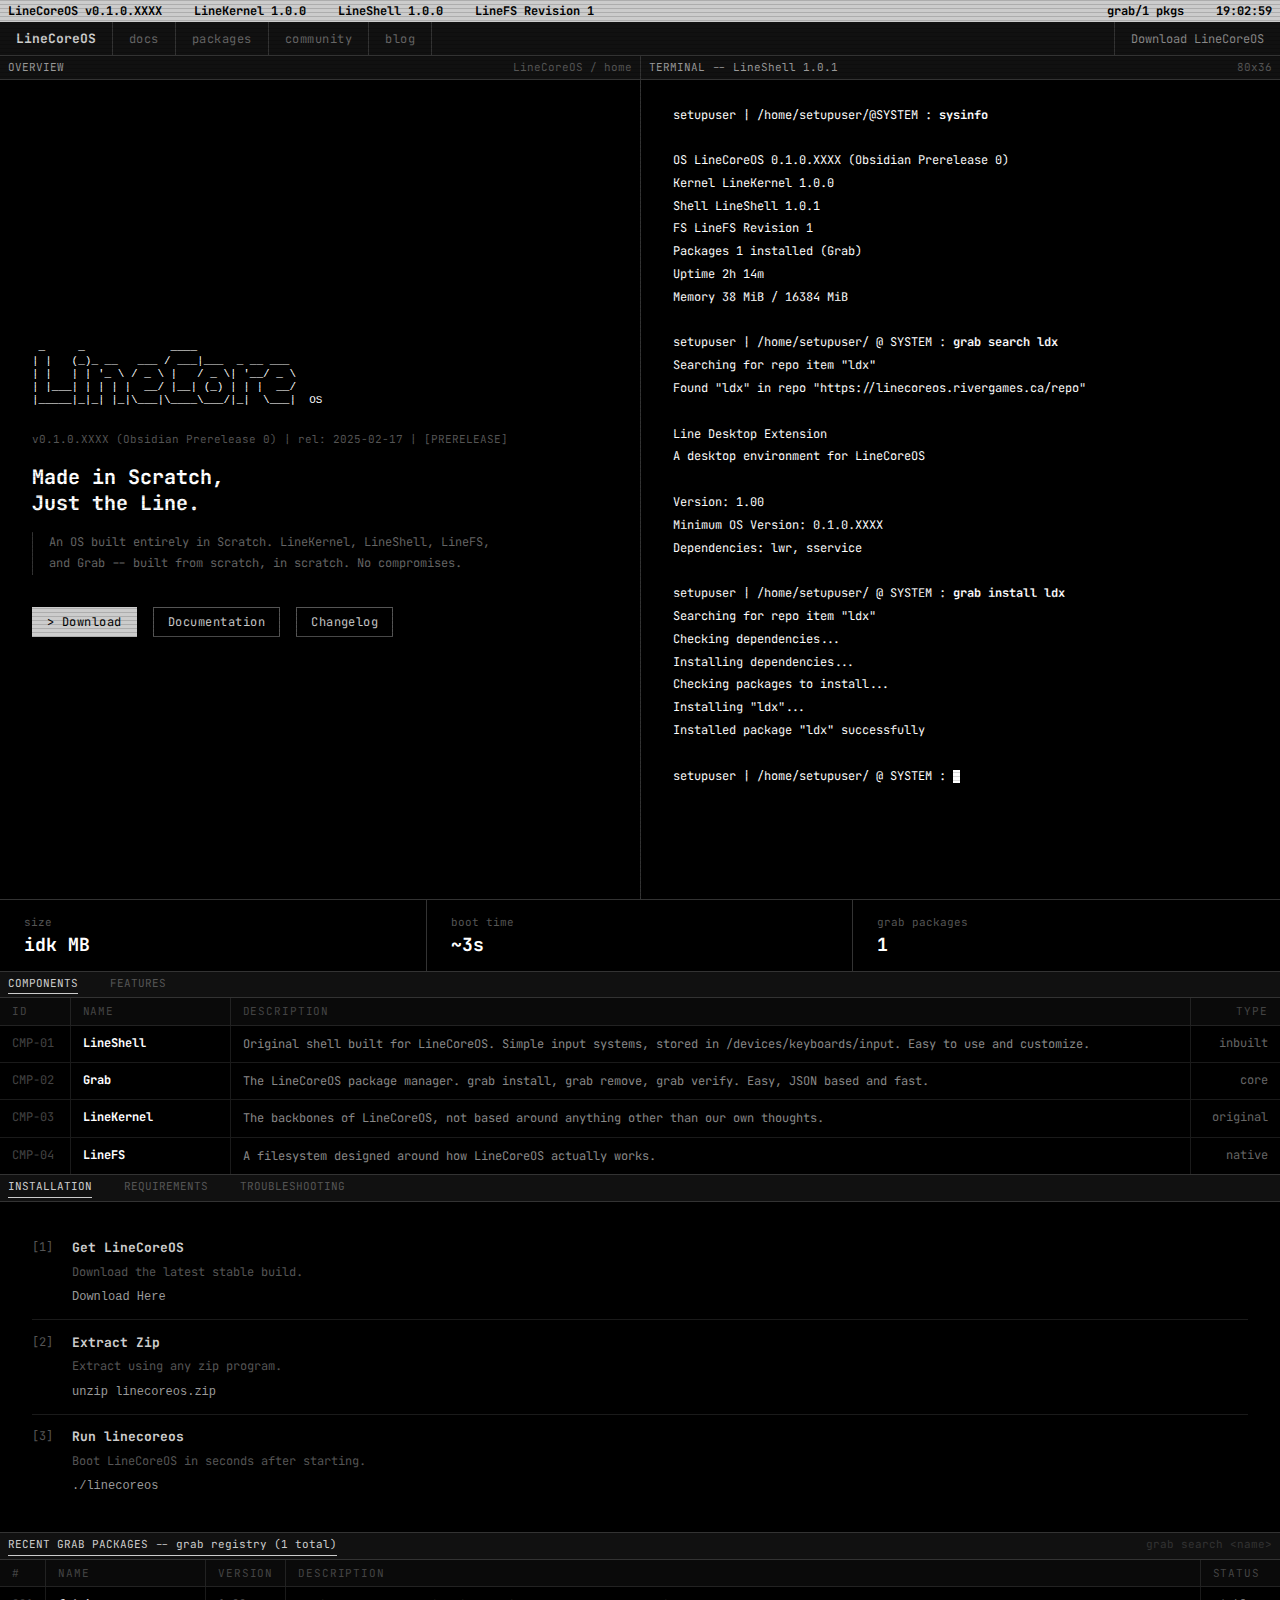
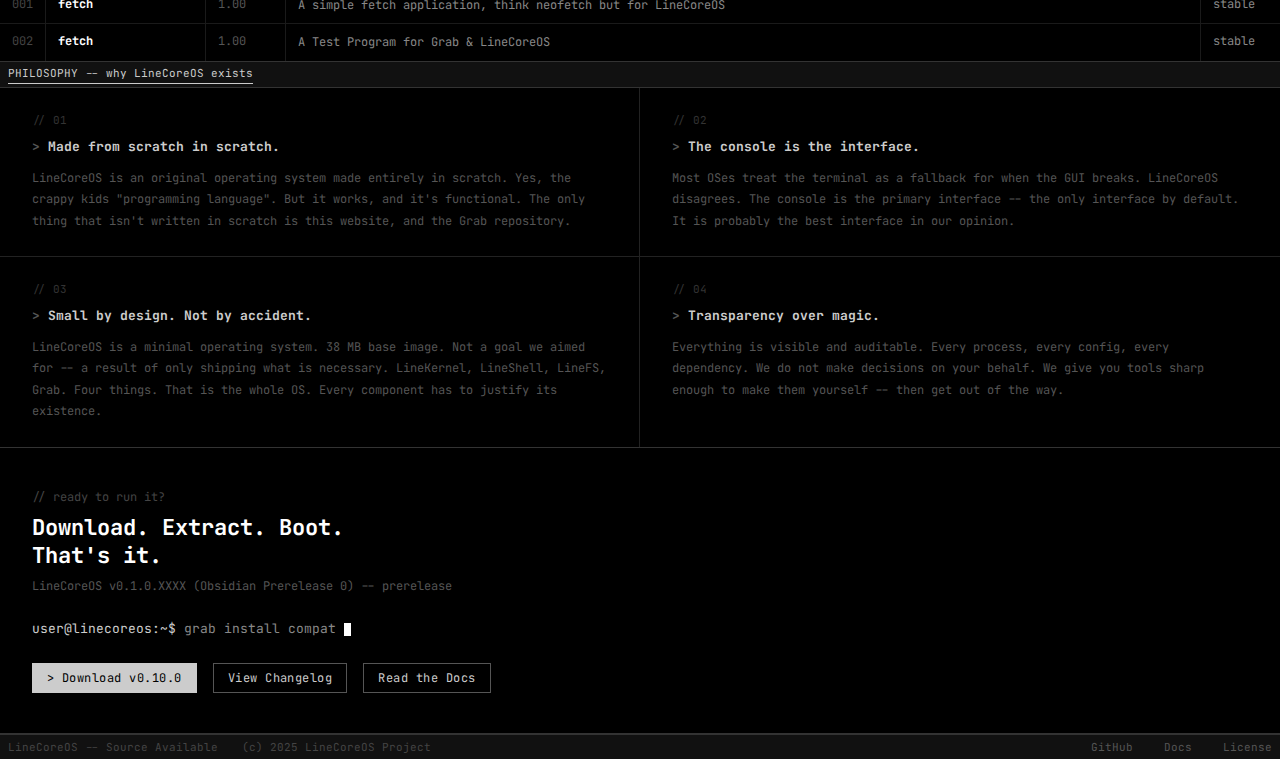
<file: index.html>
<!DOCTYPE html>
<html lang="en">

<head>
    <meta charset="UTF-8" />
    <meta name="viewport" content="width=device-width, initial-scale=1.0" />
    <title>LineCoreOS</title>
    <link href="https://fonts.googleapis.com/css2?family=JetBrains+Mono:wght@400;700&display=swap" rel="stylesheet" />
    <link rel="stylesheet" href="style.css">
    <link rel="icon" type="image/png" href="favicon.png">
    <meta name="icon" content="favicon.png">
</head>

<body>

    <!-- TOP STATUS BAR -->
    <div class="topbar">
        <div class="topbar-left">
            <span>LineCoreOS v0.1.0.XXXX</span>
            <span>LineKernel 1.0.0</span>
            <span>LineShell 1.0.0</span>
            <span>LineFS Revision 1</span>
        </div>
        <div class="topbar-right">
            <span>grab/1 pkgs</span>
            <span id="clock">--:--:--</span>
        </div>
    </div>

    <!-- NAV -->
    <nav>
        <div class="nav-logo">LineCoreOS</div>
        <ul class="nav-links">
            <li><a href="#">docs</a></li>
            <li><a href="packages.html">packages</a></li>
            <li><a href="#">community</a></li>
            <li><a href="#">blog</a></li>
        </ul>
        <div class="nav-right"><a href="downloads.html">Download LineCoreOS</a></div>
    </nav>

    <main>

        <!-- HERO -->
        <section class="hero">
            <!-- left -->
            <div class="pane">
                <div class="pane-bar">
                    <span class="title">OVERVIEW</span>
                    <span>LineCoreOS / home</span>
                </div>
                <div class="pane-body">
                    <pre class="ascii-art">
 _     _             ____
| |   (_)_ __   ___ / ___|___  _ __ ___
| |   | | '_ \ / _ \ |   / _ \| '__/ _ \
| |___| | | | |  __/ |__| (_) | | |  __/
|_____|_|_| |_|\___|\____\___/|_|  \___|  OS
</pre>
                    <div class="tag-line">
                        v0.1.0.XXXX (Obsidian Prerelease 0) | rel: 2025-02-17 | [PRERELEASE]
                    </div>
                    <div class="headline">
                        Made in Scratch,<br>
                        Just the Line.
                    </div>
                    <div class="blurb">
                        An OS built entirely in Scratch. LineKernel,
                        LineShell, LineFS, and Grab -- built from
                        scratch, in scratch.
                        No compromises.
                    </div>
                    <div class="actions">
                        <a href="#" class="btn btn-inv">&gt; Download</a>
                        <a href="#" class="btn">Documentation</a>
                        <a href="changelog.html" class="btn">Changelog</a>
                    </div>
                </div>
            </div>

            <!-- right: terminal -->
            <div class="pane">
                <div class="pane-bar">
                    <span class="title">TERMINAL -- LineShell 1.0.1</span>
                    <span>80x36</span>
                </div>
                <div class="term-body">
                    <div><span class="mid">setupuser | /home/setupuser/@SYSTEM : </span> <span
                            class="bold">sysinfo</span></div>
                    <div>&nbsp;</div>
                    <div><span class="dim"> OS </span><span class="lit">LineCoreOS 0.1.0.XXXX (Obsidian Prerelease
                            0)</span></div>
                    <div><span class="dim"> Kernel </span><span class="lit">LineKernel 1.0.0</span></div>
                    <div><span class="dim"> Shell </span><span class="lit">LineShell 1.0.1</span></div>
                    <div><span class="dim"> FS </span><span class="lit">LineFS Revision 1</span></div>
                    <div><span class="dim"> Packages </span><span class="lit">1 installed (Grab)</span></div>
                    <div><span class="dim"> Uptime </span><span class="lit">2h 14m</span></div>
                    <div><span class="dim"> Memory </span><span class="lit">38 MiB / 16384 MiB</span></div>
                    <div>&nbsp;</div>
                    <div><span class="mid">setupuser | /home/setupuser/ @ SYSTEM : </span> <span class="bold">grab
                            search ldx</span></div>
                    <div><span class="dim">Searching for repo item "ldx"</span></div>
                    <div><span class="lit">Found "ldx" in repo "https://linecoreos.rivergames.ca/repo"</span></div>
                    <div>&nbsp;</div>
                    <div><span class="lit">Line Desktop Extension</span></div>
                    <div><span class="lit">A desktop environment for LineCoreOS</span></div>
                    <div>&nbsp;</div>
                    <div><span class="lit">Version: </span><span class="lit">1.00</span></div>
                    <div><span class="lit">Minimum OS Version: </span><span class="lit">0.1.0.XXXX</span></div>
                    <div><span class="lit">Dependencies: </span><span class="lit">lwr, sservice</span></div>
                    <div>&nbsp;</div>
                    <div><span class="mid">setupuser | /home/setupuser/ @ SYSTEM : </span> <span class="bold">grab
                            install ldx</span></div>
                    <div><span class="dim">Searching for repo item "ldx"</span></div>
                    <div><span class="dim">Checking dependencies...</span></div>
                    <div><span class="dim">Installing dependencies...</span></div>
                    <div><span class="dim">Checking packages to install...</span></div>
                    <div><span class="lit">Installing "ldx"...</span></div>
                    <div><span class="dim">Installed package "ldx" successfully</span></div>
                    <div>&nbsp;</div>
                    <div><span class="mid">setupuser | /home/setupuser/ @ SYSTEM : </span> <span
                            class="blink-cursor"></span>
                    </div>
                </div>
            </div>
        </section>

        <!-- STATS -->
        <div class="stats-row">
            <div class="stat-cell"><span class="k">size</span><span class="v">idk MB</span></div>
            <div class="stat-cell"><span class="k">boot time</span><span class="v">~3s</span></div>
            <div class="stat-cell"><span class="k">grab packages</span><span class="v">1</span></div>
        </div>

        <!-- COMPONENTS -->
        <div class="section" id="section-components">
            <div class="section-bar">
                <span class="tab-link on" data-tab="comp-list">COMPONENTS</span>
                <span class="tab-link" data-tab="feat-list">FEATURES</span>
            </div>
            <div id="comp-list" class="tab-content active">
                <table>
                    <thead>
                        <tr>
                            <td>ID</td>
                            <td>NAME</td>
                            <td>DESCRIPTION</td>
                            <td style="text-align:right">TYPE</td>
                        </tr>
                    </thead>
                    <tbody>
                        <tr>
                            <td class="col-id">CMP-01</td>
                            <td class="col-name">LineShell</td>
                            <td class="col-desc">Original shell built for LineCoreOS. Simple input systems, stored in
                                /devices/keyboards/input. Easy to use and customize.</td>
                            <td class="col-tag">inbuilt</td>
                        </tr>
                        <tr>
                            <td class="col-id">CMP-02</td>
                            <td class="col-name">Grab</td>
                            <td class="col-desc">The LineCoreOS package manager. grab install, grab remove, grab verify.
                                Easy, JSON based and fast.</td>
                            <td class="col-tag">core</td>
                        </tr>
                        <tr>
                            <td class="col-id">CMP-03</td>
                            <td class="col-name">LineKernel</td>
                            <td class="col-desc">The backbones of LineCoreOS, not based around anything other than our
                                own thoughts.</td>
                            <td class="col-tag">original</td>
                        </tr>
                        <tr>
                            <td class="col-id">CMP-04</td>
                            <td class="col-name">LineFS</td>
                            <td class="col-desc">A filesystem designed around how LineCoreOS actually works.</td>
                            <td class="col-tag">native</td>
                        </tr>
                    </tbody>
                </table>
            </div>
            <div id="feat-list" class="tab-content">
                <table>
                    <thead>
                        <tr>
                            <td>ID</td>
                            <td>NAME</td>
                            <td>DESCRIPTION</td>
                            <td style="text-align:right">TYPE</td>
                        </tr>
                    </thead>
                    <tbody>
                        <tr>
                            <td class="col-id">FTR-01</td>
                            <td class="col-name">Console by Default</td>
                            <td class="col-desc">LineCoreOS boots to the console by default, no GUI, no bloat. Just the
                                tools you need to get the job done.</td>
                            <td class="col-tag">core</td>
                        </tr>
                        <tr>
                            <td class="col-id">FTR-02</td>
                            <td class="col-name">Malware Free</td>
                            <td class="col-desc">The Grab repository is maintained and reviewed by our team at River
                                Games, we make sure no malware gets past.</td>
                            <td class="col-tag">default</td>
                        </tr>
                    </tbody>
                </table>
            </div>
        </div>

        <!-- INSTALLATION -->
        <div class="section" id="section-install">
            <div class="section-bar">
                <span class="tab-link on" data-tab="install-guide">INSTALLATION</span>
                <span class="tab-link" data-tab="req-list">REQUIREMENTS</span>
                <span class="tab-link" data-tab="trouble-list">TROUBLESHOOTING</span>
            </div>
            <div id="install-guide" class="tab-content active">
                <div class="install-grid">
                    <div class="install-col">
                        <div class="step">
                            <span class="step-n">[1]</span>
                            <div>
                                <h4>Get LineCoreOS</h4>
                                <p>Download the latest stable build.</p>
                                <code><a href="downloads.html">Download Here</a></code>
                            </div>
                        </div>
                        <div class="step">
                            <span class="step-n">[2]</span>
                            <div>
                                <h4>Extract Zip</h4>
                                <p>Extract using any zip program.</p>
                                <code>unzip linecoreos.zip</code>
                            </div>
                        </div>
                        <div class="step">
                            <span class="step-n">[3]</span>
                            <div>
                                <h4>Run linecoreos</h4>
                                <p>Boot LineCoreOS in seconds after starting.</p>
                                <code>./linecoreos</code>
                            </div>
                        </div>
                    </div>
                </div>
            </div>
            <div id="req-list" class="tab-content">
                <div style="padding: 2rem; color: #888; font-size: 12px; line-height: 2;">
                    <p style="color: #ccc; font-weight: bold; margin-bottom: 0.5rem;">MINIMUM REQUIREMENTS</p>
                    <p>> CPU: x86_64 compatible</p>
                    <p>> RAM: 2 GiB (8GiB recommended)</p>
                    <p>> STORAGE: 1 GiB free space</p>
                    <p>> NETWORK: For grab package installation</p>
                </div>
            </div>
            <div id="trouble-list" class="tab-content">
                <div style="padding: 2rem; color: #888; font-size: 12px; line-height: 2;">
                    <p style="color: #ccc; font-weight: bold; margin-bottom: 0.5rem;">COMMON ISSUES</p>
                    <p>> Black screen: Reboot and hold the [R] key. This will reset your mount but you will lose all saved data.</p>
                    <p>> Grab failure: Verify internet connection via netline.</p>
                    <p>> ADO not working: Verify that your user account has a password tied to it.</p>
                </div>
            </div>
        </div>

        <!-- PACKAGES -->
        <div class="section">
            <div class="section-bar">
                <span class="on">RECENT GRAB PACKAGES -- grab registry (1 total)</span>
                <span style="margin-left:auto; color:#333;">grab search &lt;name&gt;</span>
            </div>
            <table>
                <thead>
                    <tr>
                        <td>#</td>
                        <td>NAME</td>
                        <td>VERSION</td>
                        <td>DESCRIPTION</td>
                        <td>STATUS</td>
                    </tr>
                </thead>
                <tbody>
                    <tr>
                        <td class="col-id" style="width:40px">001</td>
                        <td class="col-name">fetch</td>
                        <td class="col-ver">1.00</td>
                        <td class="col-desc">A simple fetch application, think neofetch but for LineCoreOS</td>
                        <td class="col-sta">stable</td>
                    </tr>
                    <tr>
                        <td class="col-id" style="width:40px">002</td>
                        <td class="col-name">fetch</td>
                        <td class="col-ver">1.00</td>
                        <td class="col-desc">A Test Program for Grab & LineCoreOS</td>
                        <td class="col-sta">stable</td>
                    </tr>
                </tbody>
            </table>
        </div>

        <!-- PHILOSOPHY -->
        <div class="section">
            <div class="section-bar">
                <span class="on">PHILOSOPHY -- why LineCoreOS exists</span>
            </div>
            <div class="phil-grid">
                <div class="phil-cell">
                    <div class="phil-n">// 01</div>
                    <div class="phil-h">Made from scratch in scratch.</div>
                    <div class="phil-body">LineCoreOS is an original operating system made entirely in scratch. Yes, the
                        crappy kids "programming language". But it works, and it's functional. The only thing that isn't
                        written in scratch is this website, and the Grab repository.
                    </div>
                </div>
                <div class="phil-cell">
                    <div class="phil-n">// 02</div>
                    <div class="phil-h">The console is the interface.</div>
                    <div class="phil-body">Most OSes treat the terminal as a fallback for when the GUI breaks.
                        LineCoreOS disagrees. The console is the primary interface -- the only interface by default.
                        It is probably the best interface in our opinion.
                    </div>
                </div>
                <div class="phil-cell">
                    <div class="phil-n">// 03</div>
                    <div class="phil-h">Small by design. Not by accident.</div>
                    <div class="phil-body">LineCoreOS is a minimal operating system. 38 MB base image. Not a goal we
                        aimed for -- a result of only shipping what is necessary. LineKernel, LineShell, LineFS, Grab.
                        Four things. That is the whole OS. Every component has to justify its existence.</div>
                </div>
                <div class="phil-cell">
                    <div class="phil-n">// 04</div>
                    <div class="phil-h">Transparency over magic.</div>
                    <div class="phil-body">Everything is visible and auditable. Every process, every config, every
                        dependency. We do not make decisions on your behalf. We give you tools sharp enough to make them
                        yourself -- then get out of the way.</div>
                </div>
            </div>
        </div>

        <!-- CTA -->
        <div class="cta">
            <div class="cta-comment">// ready to run it?</div>
            <div class="cta-h">Download. Extract. Boot.<br>That's it.</div>
            <div class="cta-sub">LineCoreOS v0.1.0.XXXX (Obsidian Prerelease 0) -- prerelease</div>
            <div class="cta-prompt">
                <span class="p">user@linecoreos:~$</span> grab install compat <span class="blink-cursor"></span>
            </div>
            <div class="cta-btns">
                <a href="#" class="btn btn-inv">&gt; Download v0.10.0</a>
                <a href="changelog.html" class="btn">View Changelog</a>
                <a href="#" class="btn">Read the Docs</a>
            </div>
        </div>

        <!-- FOOTER -->
        <footer>
            <div class="footer-left">
                <span>LineCoreOS -- Source Available</span>
                <span>(c) 2025 LineCoreOS Project</span>
            </div>
            <div>
                <a href="https://github.com/rivergamesstudios/linecoreos">GitHub</a>
                <a href="#">Docs</a>
                <a href="#">License</a>
            </div>
        </footer>

    </main>

    <script>
        function tick() {
            document.getElementById('clock').textContent =
                new Date().toTimeString().slice(0, 8);
        }
        tick();
        setInterval(tick, 1000);

        // Tab Switching Logic
        document.querySelectorAll('.tab-link').forEach(link => {
            link.addEventListener('click', () => {
                const section = link.closest('.section');
                const tabId = link.getAttribute('data-tab');

                // Update tab links
                section.querySelectorAll('.tab-link').forEach(l => l.classList.remove('on'));
                link.classList.add('on');

                // Update tab content
                section.querySelectorAll('.tab-content').forEach(content => {
                    content.classList.remove('active');
                });
                section.querySelector(`#${tabId}`).classList.add('active');
            });
        });
    </script>

</body>

</html>
</file>
<file: style.css>
* {
    box-sizing: border-box;
    margin: 0;
    padding: 0;
}

body {
    background: #000;
    color: #ccc;
    font-family: 'JetBrains Mono', monospace;
    font-size: 14px;
    line-height: 1.5;
}

a {
    color: inherit;
    text-decoration: none;
}

/* ── scanlines ── */
body::before {
    content: '';
    position: fixed;
    inset: 0;
    background: repeating-linear-gradient(0deg,
            transparent 0px,
            transparent 3px,
            rgba(0, 0, 0, 0.15) 3px,
            rgba(0, 0, 0, 0.15) 4px);
    pointer-events: none;
    z-index: 9999;
}

/* ── TOP BAR ── */
.topbar {
    position: fixed;
    top: 0;
    left: 0;
    right: 0;
    background: #ccc;
    color: #000;
    font-weight: 700;
    font-size: 12px;
    display: flex;
    justify-content: space-between;
    padding: 2px 8px;
    z-index: 1000;
}

.topbar-left,
.topbar-right {
    display: flex;
    gap: 2rem;
}

/* ── NAV ── */
nav {
    position: fixed;
    top: 22px;
    left: 0;
    right: 0;
    background: #111;
    border-bottom: 1px solid #333;
    display: flex;
    height: 34px;
    z-index: 999;
}

.nav-logo {
    padding: 0 1rem;
    font-weight: 700;
    font-size: 13px;
    border-right: 1px solid #333;
    display: flex;
    align-items: center;
    white-space: nowrap;
}

.nav-links {
    list-style: none;
    display: flex;
    height: 100%;
}

.nav-links li {
    border-right: 1px solid #333;
}

.nav-links a {
    display: flex;
    align-items: center;
    height: 100%;
    padding: 0 1rem;
    font-size: 12px;
    color: #666;
    letter-spacing: 0.04em;
}

.nav-links a:hover {
    color: #ccc;
    background: #1a1a1a;
}

.nav-right {
    margin-left: auto;
    border-left: 1px solid #333;
    padding: 0 1rem;
    display: flex;
    align-items: center;
    font-size: 12px;
    color: #888;
}

.nav-right a:hover {
    color: #ccc;
}

/* ── MAIN ── */
main {
    margin-top: 56px;
}

/* ── HERO ── */
.hero {
    display: grid;
    grid-template-columns: 1fr 1fr;
    border-bottom: 1px solid #333;
    min-height: calc(100vh - 56px);
}

.pane {
    display: flex;
    flex-direction: column;
}

.pane+.pane {
    border-left: 1px solid #333;
}

.pane-bar {
    background: #111;
    border-bottom: 1px solid #333;
    padding: 3px 8px;
    font-size: 11px;
    color: #555;
    display: flex;
    justify-content: space-between;
}

.pane-bar .title {
    color: #999;
}

.pane-body {
    padding: 2rem;
    flex: 1;
    display: flex;
    flex-direction: column;
    justify-content: center;
}

.ascii-art {
    font-size: 11px;
    line-height: 1.2;
    white-space: pre;
    margin-bottom: 1.5rem;
    color: #fff;
}

.tag-line {
    font-size: 11px;
    color: #555;
    margin-bottom: 1rem;
}

.headline {
    font-size: 20px;
    font-weight: 700;
    color: #fff;
    line-height: 1.3;
    margin-bottom: 1rem;
}

.blurb {
    font-size: 12px;
    color: #666;
    line-height: 1.8;
    max-width: 460px;
    margin-bottom: 2rem;
    padding-left: 1rem;
    border-left: 1px solid #333;
}

.actions {
    display: flex;
    gap: 1rem;
    flex-wrap: wrap;
}

.btn {
    font-family: 'JetBrains Mono', monospace;
    font-size: 12px;
    padding: 5px 14px;
    border: 1px solid #555;
    background: transparent;
    color: #ccc;
    cursor: pointer;
    letter-spacing: 0.04em;
}

.btn:hover {
    background: #ccc;
    color: #000;
    border-color: #ccc;
}

.btn-inv {
    background: #ccc;
    color: #000;
    border-color: #ccc;
}

.btn-inv:hover {
    background: transparent;
    color: #ccc;
}

/* terminal pane */
.term-body {
    padding: 1.5rem 2rem;
    flex: 1;
    font-size: 12px;
    line-height: 1.9;
}

.term-body .dim {
    color: #fff;
}

.term-body .mid {
    color: #fff;
}

.term-body .lit {
    color: #fff;
}

.term-body .bold {
    color: #fff;
    font-weight: 700;
}

.blink-cursor {
    display: inline-block;
    width: 7px;
    height: 13px;
    background: #fff;
    vertical-align: middle;
    animation: blink 1s steps(1) infinite;
}

@keyframes blink {

    0%,
    49% {
        opacity: 1
    }

    50%,
    100% {
        opacity: 0
    }
}

/* ── STATS ROW ── */
.stats-row {
    display: grid;
    grid-template-columns: repeat(3, 1fr);
    border-bottom: 1px solid #333;
}

.stat-cell {
    padding: 0.8rem 1.5rem;
    border-right: 1px solid #333;
    font-size: 12px;
}

.stat-cell:last-child {
    border-right: none;
}

.stat-cell .k {
    color: #555;
    font-size: 11px;
}

.stat-cell .v {
    color: #fff;
    font-weight: 700;
    font-size: 18px;
    display: block;
}

/* ── SECTION ── */
.section {
    border-bottom: 1px solid #333;
}

.section-bar {
    background: #111;
    border-bottom: 1px solid #333;
    padding: 3px 8px;
    font-size: 11px;
    color: #555;
    display: flex;
    gap: 2rem;
}

.section-bar span {
    cursor: pointer;
    transition: color 0.2s;
}

.section-bar span:hover {
    color: #888;
}

.section-bar .on {
    color: #ccc;
    border-bottom: 1px solid #ccc;
    padding-bottom: 2px;
}

/* ── TABS ── */
.tab-content {
    display: none;
}

.tab-content.active {
    display: block;
}

/* ── TABLE ── */
table {
    width: 100%;
    border-collapse: collapse;
}

thead td {
    background: #0a0a0a;
    color: #444;
    font-size: 11px;
    letter-spacing: 0.08em;
    padding: 5px 12px;
    border-bottom: 1px solid #222;
    border-right: 1px solid #222;
}

thead td:last-child {
    border-right: none;
}

tbody tr {
    border-bottom: 1px solid #1a1a1a;
}

tbody tr:last-child {
    border-bottom: none;
}

tbody tr:hover td {
    background: #0d0d0d;
}

tbody td {
    padding: 8px 12px;
    font-size: 12px;
    border-right: 1px solid #1a1a1a;
    vertical-align: top;
}

tbody td:last-child {
    border-right: none;
}

.install-col .term-body .dim,
.install-col .term-body .mid,
.install-col .term-body .lit {
    color: #fff;
}

.col-id {
    color: #444;
    width: 70px;
    white-space: nowrap;
}

.col-name {
    color: #fff;
    font-weight: 700;
    width: 160px;
    white-space: nowrap;
}

.col-desc {
    color: #888;
    line-height: 1.7;
}

.col-tag {
    color: #666;
    width: 90px;
    text-align: right;
    white-space: nowrap;
}

.col-ver {
    color: #555;
    width: 80px;
    white-space: nowrap;
}

.col-sta {
    color: #888;
    width: 80px;
    white-space: nowrap;
}

/* ── INSTALL. ── */
.install-grid {
    display: grid;
    grid-template-columns: 1fr;
}

.install-col {
    padding: 1.5rem 2rem;
}

.install-col+.install-col {
    border-left: 1px solid #333;
}

.step {
    display: flex;
    gap: 1rem;
    padding: 0.8rem 0;
    border-bottom: 1px solid #1a1a1a;
    align-items: flex-start;
}

.step:last-child {
    border-bottom: none;
}

.step-n {
    color: #555;
    width: 24px;
    flex-shrink: 0;
    font-size: 12px;
}

.step h4 {
    color: #ccc;
    font-size: 13px;
    margin-bottom: 0.3rem;
}

.step p {
    color: #555;
    font-size: 12px;
    line-height: 1.6;
}

.step code {
    display: block;
    margin-top: 0.4rem;
    color: #999;
    font-size: 12px;
}

/* ── PHILOSOPHY ── */
.phil-grid {
    display: grid;
    grid-template-columns: 1fr 1fr;
}

.phil-cell {
    padding: 1.5rem 2rem;
    border-right: 1px solid #222;
    border-bottom: 1px solid #222;
}

.phil-cell:nth-child(even) {
    border-right: none;
}

.phil-cell:nth-last-child(-n+2) {
    border-bottom: none;
}

.phil-n {
    color: #333;
    font-size: 11px;
    margin-bottom: 0.5rem;
}

.phil-h {
    color: #ccc;
    font-size: 13px;
    font-weight: 700;
    margin-bottom: 0.7rem;
}

.phil-h::before {
    content: '> ';
    color: #555;
}

.phil-body {
    color: #555;
    font-size: 12px;
    line-height: 1.8;
}

/* ── CTA ── */
.cta {
    padding: 2.5rem 2rem;
    border-bottom: 1px solid #333;
}

.cta-comment {
    color: #444;
    font-size: 12px;
    margin-bottom: 0.5rem;
}

.cta-h {
    font-size: 22px;
    font-weight: 700;
    color: #fff;
    margin-bottom: 0.4rem;
    line-height: 1.3;
}

.cta-sub {
    color: #555;
    font-size: 12px;
    margin-bottom: 1.5rem;
}

.cta-prompt {
    font-size: 13px;
    margin-bottom: 1.5rem;
    color: #888;
}

.cta-prompt .p {
    color: #ccc;
}

.cta-btns {
    display: flex;
    gap: 1rem;
}

/* ── FOOTER ── */
footer {
    background: #111;
    border-top: 1px solid #333;
    padding: 4px 8px;
    font-size: 11px;
    color: #444;
    display: flex;
    justify-content: space-between;
}

footer a {
    color: #555;
    margin-left: 1.5rem;
}

footer a:hover {
    color: #ccc;
}

.footer-left {
    display: flex;
    gap: 1.5rem;
}
</file>
